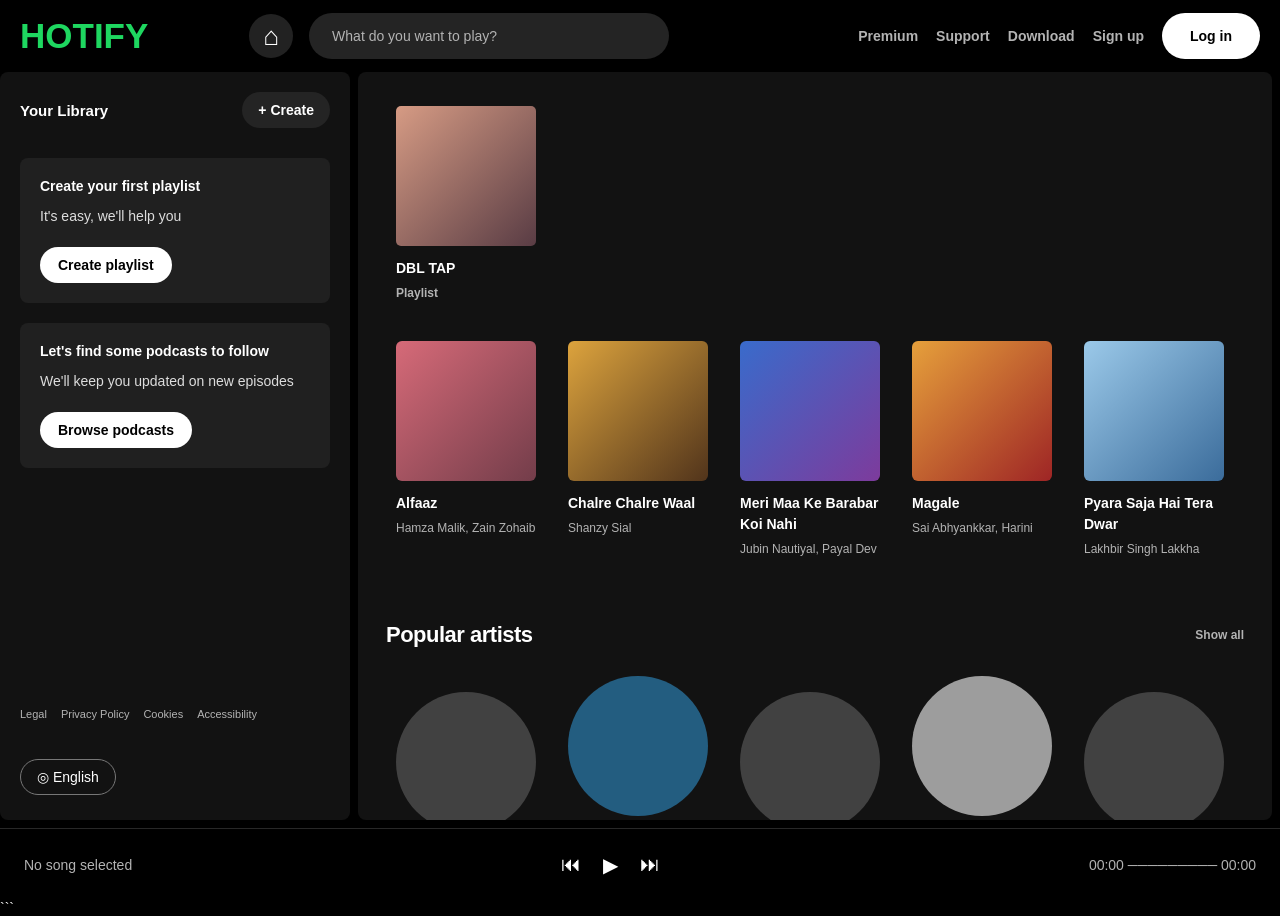
<file: index.html>
<!DOCTYPE html>
<html lang="en">
<head>
    <meta charset="UTF-8">
    <meta name="viewport" content="width=device-width, initial-scale=1.0">
    <title>Music Player</title>
    <link rel="stylesheet" href="style.css">
</head>
<body>

    <!-- Top Navigation -->
    <header class="navbar">
        <div     id="baka" class="logo">HOTIFY</div>

        <button class="home-btn">⌂</button>

        <input type="text" class="search"
               placeholder="What do you want to play?">

        <nav class="nav-links">
            <a href="#">Premium</a>
            <a href="#">Support</a>
            <a href="#">Download</a>
            <a href="#">Sign up</a>
            <button class="login-btn">Log in</button>
        </nav>
    </header>

    <div class="app-layout">

        <!-- Left Sidebar -->
        <aside class="sidebar">

            <div class="library-header">
                <h3>Your Library</h3>
                <button>+ Create</button>
            </div>

            <div class="sidebar-card">
                <h4>Create your first playlist</h4>
                <p>It's easy, we'll help you</p>
                <button>Create playlist</button>
            </div>

            <div class="sidebar-card">
                <h4>Let's find some podcasts to follow</h4>
                <p>We'll keep you updated on new episodes</p>
                <button>Browse podcasts</button>
            </div>

            <div class="sidebar-footer">
                <a href="#">Legal</a>
                <a href="#">Privacy Policy</a>
                <a href="#">Cookies</a>
                <a href="#">Accessibility</a>
            </div>

            <button class="language-btn">◎ English</button>

        </aside>

        <!-- Main Content -->
        <main class="main-content">

            <!-- Trending Songs -->
            <section class="content-section">
                <div class="section-header">
                    <a href="playlist.html?type=playlist&name=Love%20Songs"
   class="album-card">
    <div class="album-cover album-3"></div>
    <h4>DBL TAP </h4>
    <p>Playlist</p>
</a>
                </div>

                <div class="cards-row">

                    <div class="song-card">
                        <div class="song-cover cover-1"></div>
                        <h4>Alfaaz</h4>
                        <p>Hamza Malik, Zain Zohaib</p>
                    </div>

                    <div class="song-card">
                        <div class="song-cover cover-2"></div>
                        <h4>Chalre Chalre Waal</h4>
                        <p>Shanzy Sial</p>
                    </div>

                    <div class="song-card">
                        <div class="song-cover cover-3"></div>
                        <h4>Meri Maa Ke Barabar Koi Nahi</h4>
                        <p>Jubin Nautiyal, Payal Dev</p>
                    </div>

                    <div class="song-card">
                        <div class="song-cover cover-4"></div>
                        <h4>Magale</h4>
                        <p>Sai Abhyankkar, Harini</p>
                    </div>

                    <div class="song-card">
                        <div class="song-cover cover-5"></div>
                        <h4>Pyara Saja Hai Tera Dwar</h4>
                        <p>Lakhbir Singh Lakkha</p>
                    </div>

                    <div class="song-card">
                        <div class="song-cover cover-6"></div>
                        <h4>Man Leke Aaya Mata Rani</h4>
                        <p>Anuradha Paudwal</p>
                    </div>

                </div>
            </section>

            <!-- Popular Artists -->
            <section class="content-section">
                <div class="section-header">
                    <h2>Popular artists</h2>
                    <a href="#">Show all</a>
                </div>

                <div class="cards-row">

                    <div class="artist-card">
                        <a href="playlist.html?type=artist&name=Pritam"
                   class="artist-card">
                <div class="artist-circle artist-1"></div>
                  <h4>Pritam</h4>
                      <p>Artist</p>
</a>
                    </div>

                    <div class="artist-card">
                        <div class="artist-circle artist-2"></div>
                        <h4>A.R. Rahman</h4>
                        <p>Artist</p>
                    </div>

                    <div class="artist-card">
                       <a href="playlist.html?type=artist&name=Pritam"
   class="artist-card">
    <div class="artist-circle artist-1"></div>
    <h4>dhinchak pooja</h4>
    <p>Artist</p>
</a>
                    </div>

                    <div class="artist-card">
                        <div class="artist-circle artist-4"></div>
                        <h4>Sachin-Jigar</h4>
                        <p>Artist</p>
                    </div>

                    <div class="artist-card">
                        <a href="playlist.html?type=artist&name=Pritam"
                       class="artist-card">
                  <div class="artist-circle artist-1"></div>
                     <h4>mc stan</h4>
                     <p>Artist</p>
</a>
                    </div>

                    <div class="artist-card">
                        <div class="artist-circle artist-6"></div>
                        <h4>Atif Aslam</h4>
                        <p>Artist</p>
                    </div>

                    <div class="artist-card">
                        <div class="artist-circle artist-7"></div>
                        <h4>Anirudh Ravichander</h4>
                        <p>Artist</p>
                    </div>

                </div>
            </section>

            <!-- Popular Albums -->
            <section class="content-section">
                <div class="section-header">
                    <h2>Popular albums and singles</h2>
                    <a href="#">Show all</a>
                </div>

                <div class="cards-row">

                    <div class="album-card">
                        <div class="album-cover album-1"></div>
                        <h4>Aashiqui</h4>
                        <p>Popular album</p>
                    </div>

                    <div class="album-card">
                        <div class="album-cover album-2"></div>
                        <h4>Romantic Hits</h4>
                        <p>Popular album</p>
                    </div>

                    <div class="album-card">
                        <div class="album-cover album-3"></div>
                        <h4>Love Songs</h4>
                        <p>Popular album</p>
                    </div>

                    <div class="album-card">
                        <div class="album-cover album-4"></div>
                        <h4>Finding Hope</h4>
                        <p>Popular album</p>
                    </div>

                    <div class="album-card">
                        <div class="album-cover album-5"></div>
                        <h4>Young G.O.A.T</h4>
                        <p>Popular album</p>
                    </div>

                </div>
            </section>

            <!-- Featured Charts -->
            <section class="content-section charts-section">
                <div class="section-header">
                    <h2>Featured Charts</h2>
                    <a href="#">Show all</a>
                </div>

                <div class="cards-row">

                    <div class="chart-card chart-1">
                        <h2>Top Songs<br>Global</h2>
                        <p>Weekly Music Charts</p>
                    </div>

                    <div class="chart-card chart-2">
                        <h2>Top Songs<br>India</h2>
                        <p>Weekly Music Charts</p>
                    </div>

                    <div class="chart-card chart-3">
                        <h2>Top 50</h2>
                        <p>GLOBAL</p>
                    </div>

                    <div class="chart-card chart-4">
                        <h2>Top 50</h2>
                        <p>INDIA</p>
                    </div>

                </div>
            </section>

            <!-- Footer -->
            <footer class="main-footer">

                <div>
                    <h4>Company</h4>
                    <a href="#">About</a>
                    <a href="#">Jobs</a>
                    <a href="#">For the Record</a>
                </div>

                <div>
                    <h4>Communities</h4>
                    <a href="#">For Artists</a>
                    <a href="#">For Creators</a>
                    <a href="#">Developers</a>
                    <a href="#">Advertising</a>
                </div>

                <div>
                    <h4>Useful links</h4>
                    <a href="#">Support</a>
                    <a href="#">Free Mobile App</a>
                    <a href="#">Import your music</a>
                </div>

                <div>
                    <h4>Music Player</h4>
                    <a href="#">Free Version</a>
                    <a href="#">Premium Version</a>
                </div>

            </footer>

        </main>
    </div>

    <!-- Bottom Player Placeholder -->
    <div class="player-bar">
        <span>No song selected</span>
        <div class="player-controls">
            <button disabled>⏮</button>
            <button disabled>▶</button>
            <button disabled>⏭</button>
        </div>
        <span>00:00 ───────── 00:00</span>
    </div>

</body>
</html>
```
</file>
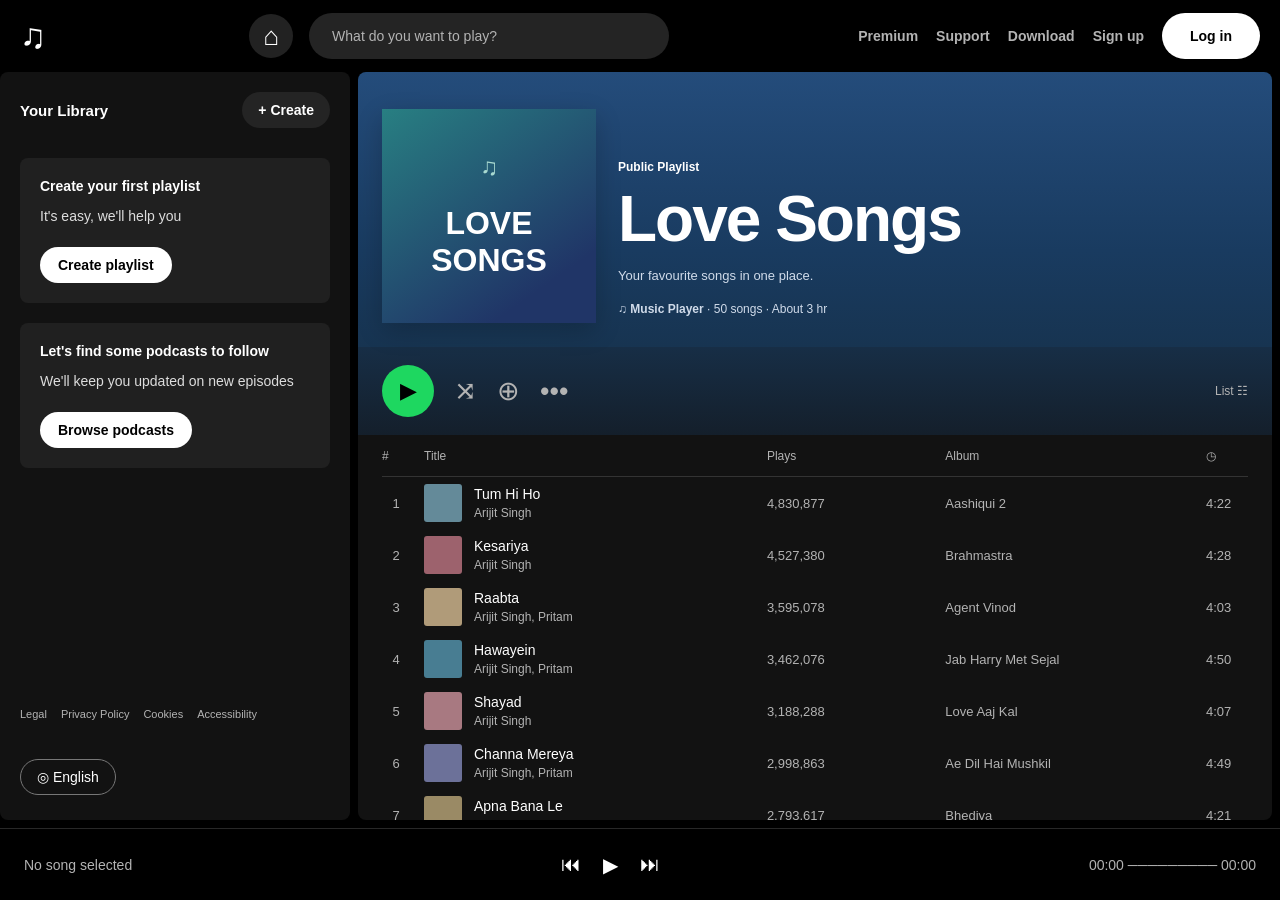
<file: playlist.html>
<!DOCTYPE html>
<html lang="en">
<head>
    <meta charset="UTF-8">
    <meta name="viewport" content="width=device-width, initial-scale=1.0">
    <title>Playlist | Music Player</title>
    <link rel="stylesheet" href="style.css">
</head>
<body>

    <!-- Same Navbar -->
    <header class="navbar">
        <div class="logo">♫</div>
        <button class="home-btn" onclick="location.href='index.html'">⌂</button>

        <input type="text" class="search"
               placeholder="What do you want to play?">

        <nav class="nav-links">
            <a href="#">Premium</a>
            <a href="#">Support</a>
            <a href="#">Download</a>
            <a href="#">Sign up</a>
            <button class="login-btn">Log in</button>
        </nav>
    </header>

    <div class="app-layout">

        <!-- Same Sidebar -->
        <aside class="sidebar">

            <div class="library-header">
                <h3>Your Library</h3>
                <button>+ Create</button>
            </div>

            <div class="sidebar-card">
                <h4>Create your first playlist</h4>
                <p>It's easy, we'll help you</p>
                <button>Create playlist</button>
            </div>

            <div class="sidebar-card">
                <h4>Let's find some podcasts to follow</h4>
                <p>We'll keep you updated on new episodes</p>
                <button>Browse podcasts</button>
            </div>

            <div class="sidebar-footer">
                <a href="#">Legal</a>
                <a href="#">Privacy Policy</a>
                <a href="#">Cookies</a>
                <a href="#">Accessibility</a>
            </div>

            <button class="language-btn">◎ English</button>
        </aside>

        <!-- Playlist Page -->
        <main class="main-content playlist-page">

            <!-- Playlist Header -->
            <section class="playlist-hero">

                <div class="playlist-cover">
                    <span>♫</span>
                    <h2 id="cover-title">LOVE<br>SONGS</h2>
                </div>

                <div class="playlist-info">
                    <p class="playlist-type" id="playlist-type">
                        Public Playlist
                    </p>

                    <h1 id="playlist-title">Love Songs</h1>

                    <p class="playlist-description" id="playlist-description">
                        Your favourite romantic songs in one place.
                    </p>

                    <p class="playlist-meta">
                        <strong>♫ Music Player</strong>
                        · 50 songs · About 3 hr
                    </p>
                </div>

            </section>

            <!-- Playlist Controls -->
            <section class="playlist-controls">
                <button class="big-play" aria-label="Play playlist"
                        title="Play playlist">▶</button>
                <button class="control-icon" title="Shuffle">⤨</button>
                <button class="control-icon" title="Add to library">⊕</button>
                <button class="control-icon" title="More options">•••</button>
                <span class="list-label">List ☷</span>
            </section>

            <!-- Song Table -->
            <section class="track-list">

                <div class="track-header">
                    <span>#</span>
                    <span>Title</span>
                    <span>Plays</span>
                    <span>Album</span>
                    <span>◷</span>
                </div>

                <div class="track-row">
                    <span>1</span>
                    <div class="track-title">
                        <div class="track-thumb thumb-1"></div>
                        <div>
                            <h4>Tum Hi Ho</h4>
                            <p>Arijit Singh</p>
                        </div>
                    </div>
                    <span class="track-plays">4,830,877</span>
                    <span class="track-album">Aashiqui 2</span>
                    <span>4:22</span>
                </div>

                <div class="track-row">
                    <span>2</span>
                    <div class="track-title">
                        <div class="track-thumb thumb-2"></div>
                        <div>
                            <h4>Kesariya</h4>
                            <p>Arijit Singh</p>
                        </div>
                    </div>
                    <span class="track-plays">4,527,380</span>
                    <span class="track-album">Brahmastra</span>
                    <span>4:28</span>
                </div>

                <div class="track-row">
                    <span>3</span>
                    <div class="track-title">
                        <div class="track-thumb thumb-3"></div>
                        <div>
                            <h4>Raabta</h4>
                            <p>Arijit Singh, Pritam</p>
                        </div>
                    </div>
                    <span class="track-plays">3,595,078</span>
                    <span class="track-album">Agent Vinod</span>
                    <span>4:03</span>
                </div>

                <div class="track-row">
                    <span>4</span>
                    <div class="track-title">
                        <div class="track-thumb thumb-4"></div>
                        <div>
                            <h4>Hawayein</h4>
                            <p>Arijit Singh, Pritam</p>
                        </div>
                    </div>
                    <span class="track-plays">3,462,076</span>
                    <span class="track-album">Jab Harry Met Sejal</span>
                    <span>4:50</span>
                </div>

                <div class="track-row">
                    <span>5</span>
                    <div class="track-title">
                        <div class="track-thumb thumb-5"></div>
                        <div>
                            <h4>Shayad</h4>
                            <p>Arijit Singh</p>
                        </div>
                    </div>
                    <span class="track-plays">3,188,288</span>
                    <span class="track-album">Love Aaj Kal</span>
                    <span>4:07</span>
                </div>

                <div class="track-row">
                    <span>6</span>
                    <div class="track-title">
                        <div class="track-thumb thumb-6"></div>
                        <div>
                            <h4>Channa Mereya</h4>
                            <p>Arijit Singh, Pritam</p>
                        </div>
                    </div>
                    <span class="track-plays">2,998,863</span>
                    <span class="track-album">Ae Dil Hai Mushkil</span>
                    <span>4:49</span>
                </div>

                <div class="track-row">
                    <span>7</span>
                    <div class="track-title">
                        <div class="track-thumb thumb-7"></div>
                        <div>
                            <h4>Apna Bana Le</h4>
                            <p>Arijit Singh, Sachin-Jigar</p>
                        </div>
                    </div>
                    <span class="track-plays">2,793,617</span>
                    <span class="track-album">Bhediya</span>
                    <span>4:21</span>
                </div>

            </section>

            <!-- Same Footer as Homepage -->
            <footer class="main-footer">

                <div>
                    <h4>Company</h4>
                    <a href="#">About</a>
                    <a href="#">Jobs</a>
                    <a href="#">For the Record</a>
                </div>

                <div>
                    <h4>Communities</h4>
                    <a href="#">For Artists</a>
                    <a href="#">For Creators</a>
                    <a href="#">Developers</a>
                    <a href="#">Advertising</a>
                </div>

                <div>
                    <h4>Useful links</h4>
                    <a href="#">Support</a>
                    <a href="#">Free Mobile App</a>
                    <a href="#">Import your music</a>
                </div>

                <div>
                    <h4>Music Player</h4>
                    <a href="#">Free Version</a>
                    <a href="#">Premium Version</a>
                </div>

            </footer>

        </main>
    </div>

    <!-- Bottom Player -->
    <div class="player-bar">
        <span>No song selected</span>
        <div class="player-controls">
            <button disabled>⏮</button>
            <button disabled>▶</button>
            <button disabled>⏭</button>
        </div>
        <span>00:00 ───────── 00:00</span>
    </div>

    <!-- Read selected item from the URL -->
    <script>
        const params = new URLSearchParams(window.location.search);

        const type = params.get("type") || "playlist";
        const name = params.get("name") || "Love Songs";

        document.getElementById("playlist-title").textContent = name;

        const coverTitle = document.getElementById("cover-title");
        coverTitle.textContent = name.toUpperCase();

        document.getElementById("playlist-type").textContent =
            type === "artist" ? "Artist" :
            type === "genre" ? "Music Genre" : "Public Playlist";

        document.title = name + " | Music Player";

        if (type === "artist") {
            document.getElementById("playlist-description").textContent =
                "Explore music by " + name + ".";
        } else if (type === "genre") {
            document.getElementById("playlist-description").textContent =
                "Explore your favourite " + name + " music.";
        } else {
            document.getElementById("playlist-description").textContent =
                "Your favourite songs in one place.";
        }
    </script>

</body>
</html>
</file>
<file: style.css>
/* Reset */
* {
    margin: 0;
    padding: 0;
    box-sizing: border-box;
}

body {
    background: #000;
    color: #fff;
    font-family: Arial, Helvetica, sans-serif;
    font-size: 14px;
    overflow: hidden;
}

button,
input {
    font: inherit;
}

button {
    cursor: pointer;
    border: none;
}

a {
    color: #b3b3b3;
    text-decoration: none;
}

a:hover {
    color: #fff;
}

/* Top Navigation */
.navbar {
    height: 72px;
    padding: 0 20px;
    display: flex;
    align-items: center;
    gap: 16px;
    background: #000;
    position: relative;
    z-index: 2;
}

.logo {
    font-size: 35px;
    font-weight: bold;
    width: 40px;
    margin-right: auto;
}

.home-btn {
    width: 44px;
    height: 44px;
    border-radius: 50%;
    background: #222;
    color: #fff;
    font-size: 26px;
}

.search {
    width: 360px;
    max-width: 30vw;
    height: 46px;
    border-radius: 30px;
    border: 1px solid transparent;
    outline: none;
    background: #242424;
    color: white;
    padding: 0 22px;
}

.search::placeholder {
    color: #b3b3b3;
}

.search:focus {
    border-color: white;
}

.nav-links {
    display: flex;
    align-items: center;
    gap: 18px;
    margin-left: auto;
    font-weight: bold;
}

.nav-links a {
    white-space: nowrap;
}

.login-btn {
    background: white;
    color: black;
    padding: 15px 28px;
    border-radius: 30px;
    font-weight: bold;
}

.login-btn:hover,
.sidebar-card button:hover {
    transform: scale(1.04);
}

/* Main Layout */
.app-layout {
    display: flex;
    gap: 8px;
    height: calc(100vh - 144px);
    padding: 0 8px 8px 0;
}

/* Sidebar */
.sidebar {
    width: 350px;
    min-width: 280px;
    background: #121212;
    border-radius: 8px;
    padding: 20px;
    position: relative;
    flex-shrink: 0;
}

.library-header {
    display: flex;
    align-items: center;
    justify-content: space-between;
    margin-bottom: 30px;
}

.library-header h3 {
    font-size: 15px;
}

.library-header button {
    color: white;
    background: #242424;
    padding: 10px 16px;
    border-radius: 25px;
    font-weight: bold;
}

.sidebar-card {
    background: #202020;
    padding: 20px;
    border-radius: 8px;
    margin-bottom: 20px;
}

.sidebar-card h4 {
    font-size: 14px;
    margin-bottom: 12px;
}

.sidebar-card p {
    color: #ddd;
    margin-bottom: 20px;
    line-height: 1.5;
}

.sidebar-card button {
    background: white;
    color: black;
    padding: 10px 18px;
    border-radius: 25px;
    font-weight: bold;
}

.sidebar-footer {
    display: flex;
    flex-wrap: wrap;
    gap: 14px;
    position: absolute;
    bottom: 100px;
    left: 20px;
    right: 20px;
    font-size: 11px;
}

.language-btn {
    position: absolute;
    bottom: 25px;
    left: 20px;
    background: transparent;
    color: white;
    border: 1px solid #777;
    border-radius: 25px;
    padding: 9px 16px;
}

/* Main Content */
.main-content {
    flex: 1;
    min-width: 0;
    background: #121212;
    border-radius: 8px;
    padding: 24px 28px 40px;
    overflow-y: auto;
    scrollbar-width: thin;
    scrollbar-color: #555 transparent;
}

.content-section {
    margin-bottom: 48px;
}

.section-header {
    display: flex;
    align-items: center;
    justify-content: space-between;
    margin-bottom: 18px;
}

.section-header h2 {
    font-size: 22px;
    letter-spacing: -0.5px;
}

.section-header a {
    font-size: 12px;
    font-weight: bold;
}

/* Horizontal Cards */
.cards-row {
    display: flex;
    gap: 12px;
    overflow-x: auto;
    scrollbar-width: none;
    padding-bottom: 5px;
}

.cards-row::-webkit-scrollbar {
    display: none;
}

.song-card,
.artist-card,
.album-card {
    flex: 0 0 160px;
    min-width: 0;
    padding: 10px;
    border-radius: 7px;
    cursor: pointer;
    transition: background 0.2s;
}

.song-card:hover,
.artist-card:hover,
.album-card:hover {
    background: #202020;
}

.song-cover {
    width: 100%;
    aspect-ratio: 1 / 1;
    border-radius: 6px;
    margin-bottom: 12px;
}

.song-card h4,
.artist-card h4,
.album-card h4 {
    font-size: 14px;
    font-weight: 600;
    line-height: 1.5;
    margin-bottom: 5px;
}

.song-card p,
.artist-card p,
.album-card p {
    color: #b3b3b3;
    font-size: 12px;
    line-height: 1.6;
}

/* Blank Song Cover Divs */
.cover-1 {
    background: linear-gradient(135deg, #d66a78, #733d4a);
}

.cover-2 {
    background: linear-gradient(135deg, #dca33d, #51341b);
}

.cover-3 {
    background: linear-gradient(135deg, #396bcb, #7d3b9c);
}

.cover-4 {
    background: linear-gradient(135deg, #e6a03b, #9e2525);
}

.cover-5 {
    background: linear-gradient(135deg, #9bc9e9, #3b6c9b);
}

.cover-6 {
    background: linear-gradient(135deg, #c1b5e1, #6c416e);
}

/* Popular Artists: blank coloured circles */
.artist-card {
    flex-basis: 160px;
}

.artist-circle {
    width: 100%;
    aspect-ratio: 1 / 1;
    border-radius: 50%;
    margin-bottom: 12px;
    transition: filter 0.2s, transform 0.2s;
}

.artist-card:hover .artist-circle {
    filter: brightness(1.2);
    transform: scale(1.02);
}

.artist-1 {
    background: #414141;
}

.artist-2 {
    background: #235d80;
}

.artist-3 {
    background: #5b4630;
}

.artist-4 {
    background: #9d9d9d;
}

.artist-5 {
    background: #454545;
}

.artist-6 {
    background: #d5d5d5;
}

.artist-7 {
    background: #8bbbcf;
}

/* Album Placeholders */
.album-cover {
    width: 100%;
    aspect-ratio: 1 / 1;
    border-radius: 5px;
    margin-bottom: 12px;
}

.album-1 {
    background: linear-gradient(135deg, #527c82, #192c32);
}

.album-2 {
    background: linear-gradient(135deg, #f3cb62, #a65d24);
}

.album-3 {
    background: linear-gradient(135deg, #d69b84, #593c44);
}

.album-4 {
    background: linear-gradient(135deg, #75d6d4, #276e80);
}

.album-5 {
    background: linear-gradient(135deg, #e4bf36, #aa5b25);
}

/* Featured Charts */
.charts-section {
    padding-bottom: 35px;
    border-bottom: 1px solid #333;
}

.chart-card {
    flex: 0 0 150px;
    height: 205px;
    padding: 18px;
    border-radius: 5px;
    display: flex;
    flex-direction: column;
    justify-content: space-between;
    overflow: hidden;
}

.chart-card h2 {
    font-size: 23px;
    line-height: 1.2;
}

.chart-card p {
    font-size: 11px;
    font-weight: bold;
}

.chart-1 {
    background: linear-gradient(145deg, #833ca0, #54266f);
}

.chart-2 {
    background: linear-gradient(145deg, #d53a21, #a8200e);
}

.chart-3 {
    background: linear-gradient(145deg, #207e86, #203665);
    text-align: center;
    justify-content: center;
    gap: 25px;
}

.chart-4 {
    background: linear-gradient(145deg, #c5b957, #00715c);
    text-align: center;
    justify-content: center;
    gap: 25px;
}

/* Footer */
.main-footer {
    display: grid;
    grid-template-columns: repeat(4, minmax(100px, 1fr));
    gap: 30px;
    padding: 15px 0 60px;
}

.main-footer div {
    display: flex;
    flex-direction: column;
    align-items: flex-start;
    gap: 14px;
}

.main-footer h4 {
    font-size: 14px;
}

.main-footer a {
    font-size: 13px;
}

/* Bottom Player */
.player-bar {
    height: 72px;
    background: #000;
    border-top: 1px solid #282828;
    display: flex;
    align-items: center;
    justify-content: space-between;
    gap: 20px;
    padding: 0 24px;
    color: #b3b3b3;
}

.player-controls {
    display: flex;
    align-items: center;
    gap: 22px;
}

.player-controls button {
    background: transparent;
    color: white;
    font-size: 20px;
}

/* Responsive Layout */
@media (max-width: 1000px) {
    .sidebar {
        width: 280px;
        min-width: 240px;
    }

    .nav-links {
        gap: 10px;
    }

    .nav-links a:nth-child(1),
    .nav-links a:nth-child(2) {
        display: none;
    }

    .main-content {
        padding: 20px;
    }

    .main-footer {
        grid-template-columns: repeat(2, 1fr);
    }
}

@media (max-width: 650px) {
    body {
        overflow: auto;
    }

    .navbar {
        height: auto;
        min-height: 65px;
        flex-wrap: wrap;
        padding: 12px;
    }

    .logo {
        margin-right: 0;
    }

    .search {
        order: 3;
        max-width: none;
        width: 100%;
    }

    .nav-links a {
        display: none;
    }

    .app-layout {
        height: auto;
        min-height: calc(100vh - 160px);
        padding: 0 8px;
    }

    .sidebar {
        display: none;
    }

    .main-content {
        overflow: visible;
        padding: 20px 12px;
    }

    .section-header h2 {
        font-size: 19px;
    }

    .song-card,
    .artist-card,
    .album-card {
        flex-basis: 140px;
    }

    .chart-card {
        flex-basis: 140px;
    }

    .main-footer {
        grid-template-columns: repeat(2, 1fr);
    }

    .player-bar {
        position: sticky;
        bottom: 0;
        padding: 0 12px;
        gap: 8px;
        font-size: 11px;
    }

    .player-bar > span:last-child {
        display: none;
    }
}

/* Make homepage cards work as links */
.artist-card,
.album-card,
.song-card {
    color: white;
    text-decoration: none;
}

/* Playlist Page */
.playlist-page {
    padding: 0;
}

/* Blue Gradient Header */
.playlist-hero {
    min-height: 275px;
    padding: 36px 24px 24px;
    display: flex;
    align-items: flex-end;
    gap: 22px;
    background: linear-gradient(
        180deg,
        #244c7b 0%,
        #193b60 65%,
        #173451 100%
    );
}

.playlist-cover {
    width: 214px;
    height: 214px;
    flex-shrink: 0;
    background: linear-gradient(145deg, #287f82, #203567 80%);
    display: flex;
    flex-direction: column;
    justify-content: center;
    align-items: center;
    gap: 24px;
    box-shadow: 0 8px 24px #0003;
}

.playlist-cover span {
    color: #a8d9d0;
    font-size: 24px;
}

.playlist-cover h2 {
    font-size: 32px;
    text-align: center;
    line-height: 1.15;
    overflow-wrap: anywhere;
    max-width: 95%;
}

.playlist-info {
    min-width: 0;
    padding-bottom: 4px;
}

.playlist-type {
    font-size: 12px;
    font-weight: bold;
    margin-bottom: 12px;
}

.playlist-info h1 {
    font-size: clamp(32px, 5vw, 76px);
    font-weight: 800;
    letter-spacing: -2px;
    line-height: 1.05;
    margin-bottom: 14px;
    overflow-wrap: anywhere;
}

.playlist-description {
    color: #d0dbea;
    font-size: 13px;
    margin-bottom: 16px;
}

.playlist-meta {
    color: #d0dbea;
    font-size: 12px;
    line-height: 1.7;
}

/* Playlist Action Buttons */
.playlist-controls {
    min-height: 88px;
    display: flex;
    align-items: center;
    gap: 20px;
    padding: 18px 24px;
    background: linear-gradient(
        180deg,
        #172e46,
        #141f2b
    );
}

.big-play {
    width: 52px;
    height: 52px;
    border-radius: 50%;
    background: #1ed760;
    color: #000;
    font-size: 22px;
    flex-shrink: 0;
}

.big-play:hover {
    transform: scale(1.06);
    background: #3be477;
}

.control-icon {
    background: transparent;
    color: #b3b3b3;
    font-size: 27px;
}

.control-icon:hover {
    color: white;
}

.list-label {
    margin-left: auto;
    color: #b3b3b3;
    font-size: 12px;
}

/* Track List */
.track-list {
    padding: 0 24px;
}

.track-header,
.track-row {
    display: grid;
    grid-template-columns:
        28px
        minmax(180px, 2fr)
        minmax(90px, 1fr)
        minmax(140px, 1.5fr)
        42px;
    align-items: center;
    gap: 14px;
}

.track-header {
    min-height: 42px;
    color: #b3b3b3;
    font-size: 12px;
    border-bottom: 1px solid #333;
}

.track-row {
    min-height: 52px;
    color: #b3b3b3;
    font-size: 13px;
    border-radius: 4px;
    padding: 5px 0;
}

.track-row:hover {
    background: #242424;
}

.track-row > span:first-child {
    text-align: center;
}

.track-title {
    display: flex;
    align-items: center;
    gap: 12px;
    min-width: 0;
}

.track-title > div:last-child {
    min-width: 0;
}

.track-title h4 {
    color: white;
    font-size: 14px;
    font-weight: 500;
    margin-bottom: 4px;
}

.track-title p {
    color: #b3b3b3;
    font-size: 12px;
    overflow: hidden;
    text-overflow: ellipsis;
    white-space: nowrap;
}

.track-thumb {
    width: 38px;
    height: 38px;
    flex-shrink: 0;
    border-radius: 3px;
}

.thumb-1 {
    background: #648a99;
}

.thumb-2 {
    background: #9d626d;
}

.thumb-3 {
    background: #b09b79;
}

.thumb-4 {
    background: #487d92;
}

.thumb-5 {
    background: #a87981;
}

.thumb-6 {
    background: #6c7199;
}

.thumb-7 {
    background: #9a8a65;
}

.track-album,
.track-plays {
    overflow: hidden;
    text-overflow: ellipsis;
    white-space: nowrap;
}

/* Footer */
.playlist-page .main-footer {
    margin: 40px 24px 0;
    border-top: 1px solid #333;
    padding-top: 55px;
    padding-bottom: 70px;
}

/* Responsive Playlist */
@media (max-width: 900px) {
    .playlist-hero {
        padding: 24px 18px;
        gap: 18px;
    }

    .playlist-cover {
        width: 160px;
        height: 160px;
    }

    .playlist-cover h2 {
        font-size: 25px;
    }

    .track-header,
    .track-row {
        grid-template-columns:
            24px
            minmax(160px, 2fr)
            minmax(120px, 1fr)
            40px;
    }

    .track-header > span:nth-child(3),
    .track-row > .track-plays {
        display: none;
    }
}

@media (max-width: 600px) {
    .playlist-hero {
        align-items: center;
        flex-direction: column;
        text-align: center;
    }

    .playlist-cover {
        width: 180px;
        height: 180px;
    }

    .playlist-info h1 {
        font-size: 36px;
        letter-spacing: -1px;
    }

    .playlist-controls {
        padding: 14px;
        gap: 14px;
    }

    .track-list {
        padding: 0 10px;
    }

    .track-header,
    .track-row {
        grid-template-columns: 20px minmax(130px, 1fr) 38px;
        gap: 8px;
    }

    .track-header > span:nth-child(3),
    .track-row > .track-plays,
    .track-header > span:nth-child(4),
    .track-row > .track-album {
        display: none;
    }

    .playlist-page .main-footer {
        margin: 30px 14px 0;
    }
}
#baka{
    color: #1ed760;
}
</file>
